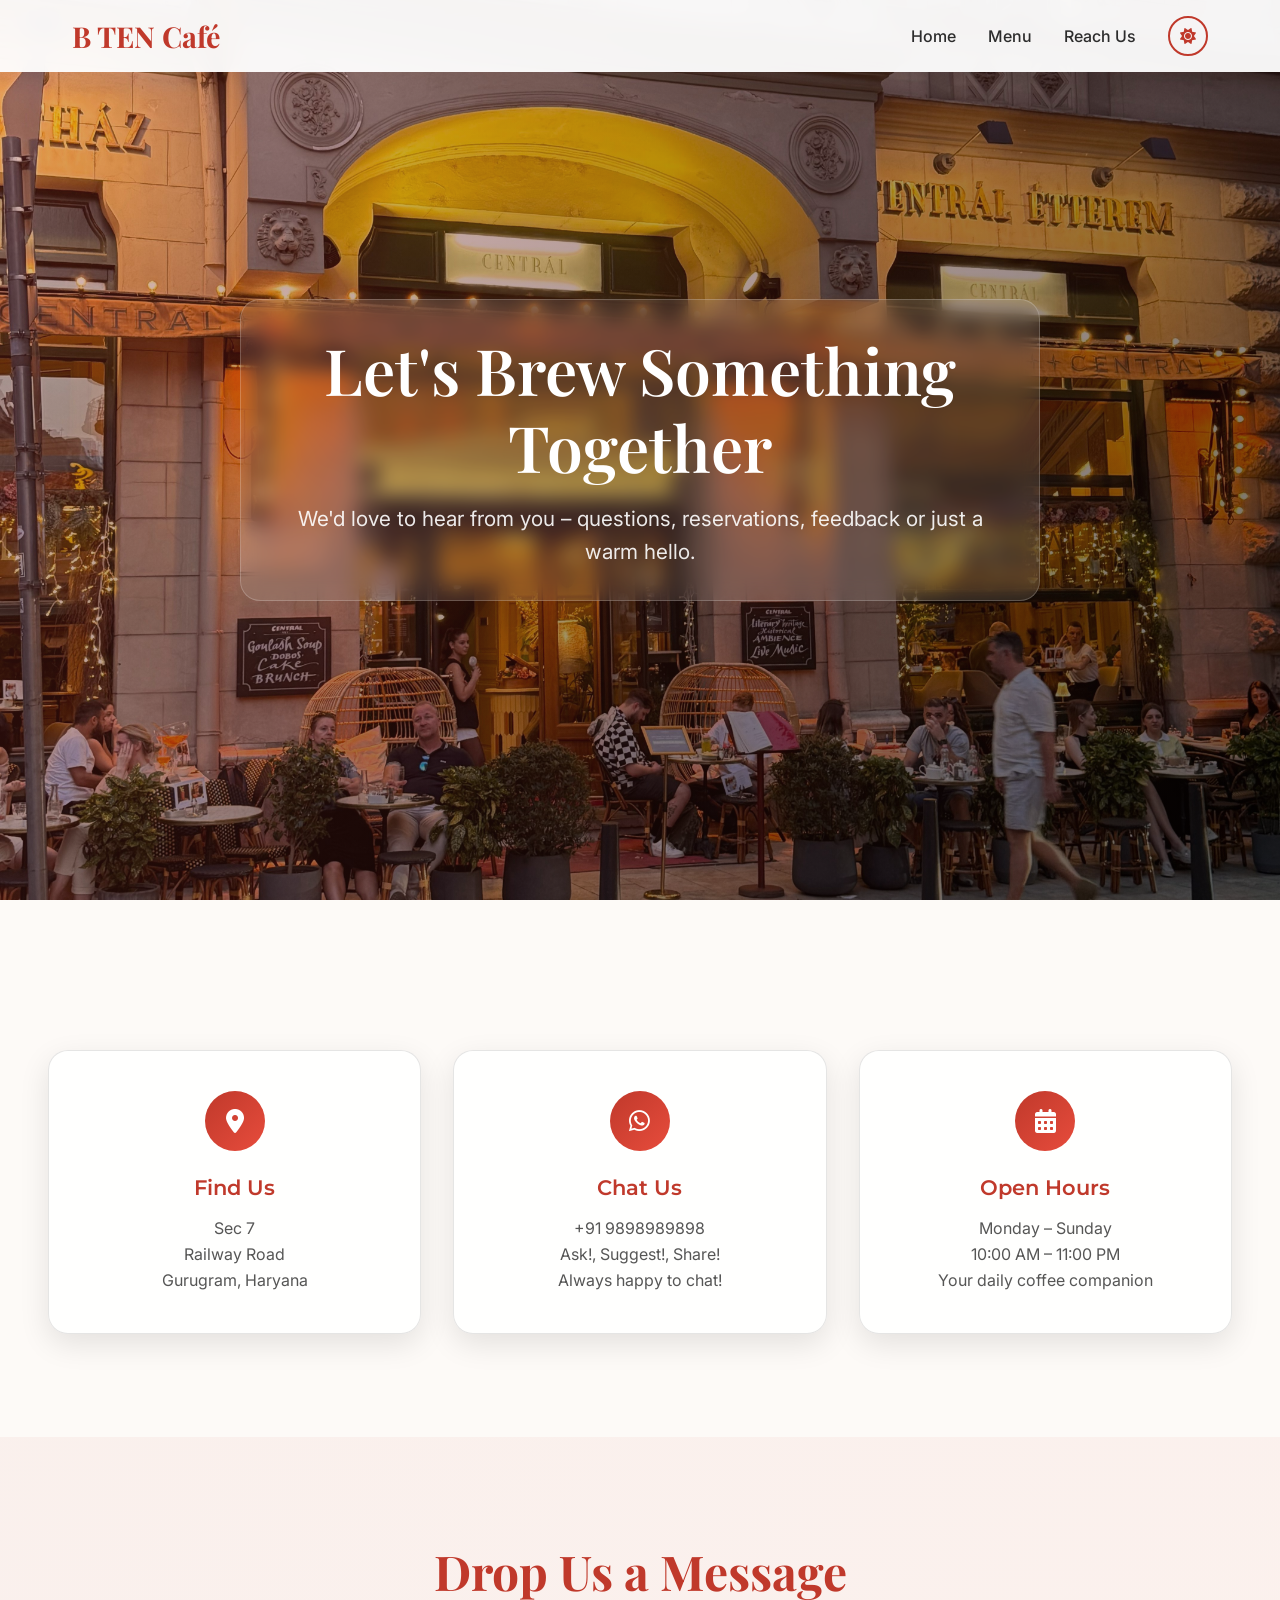
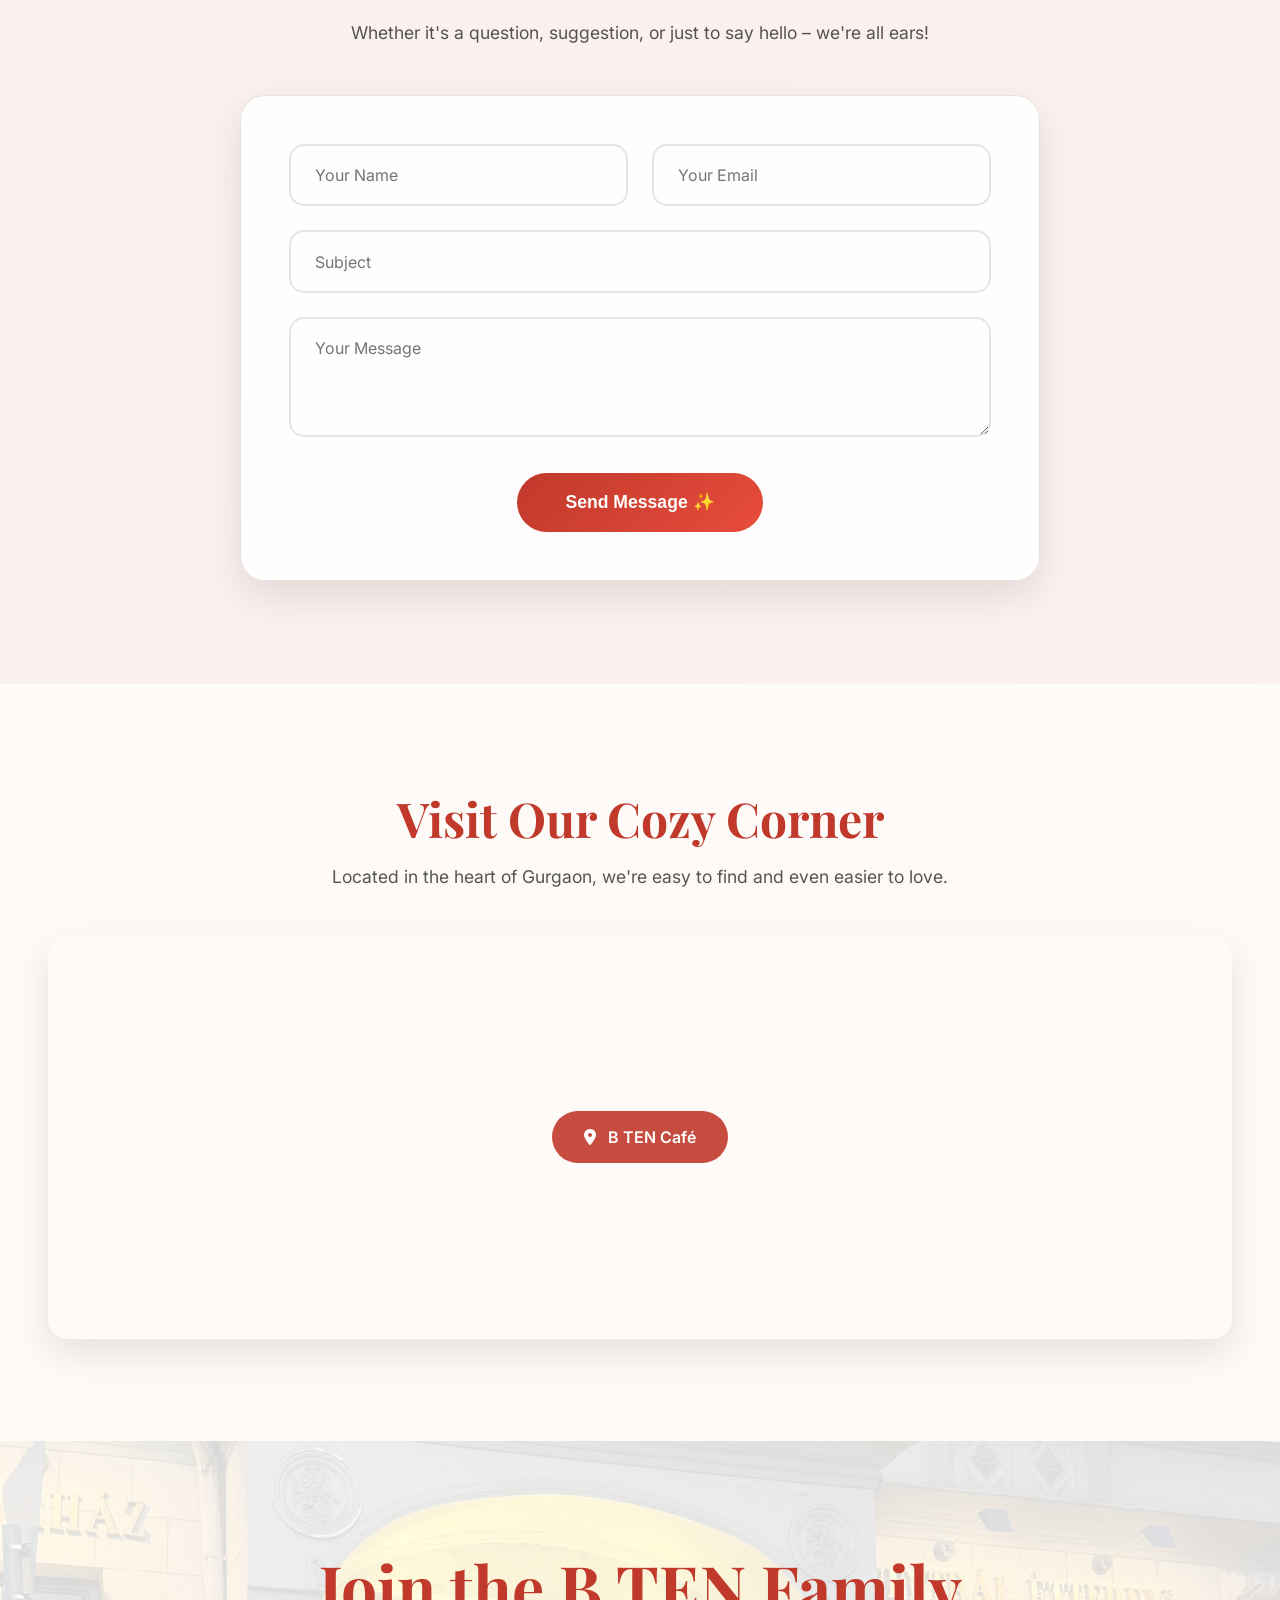
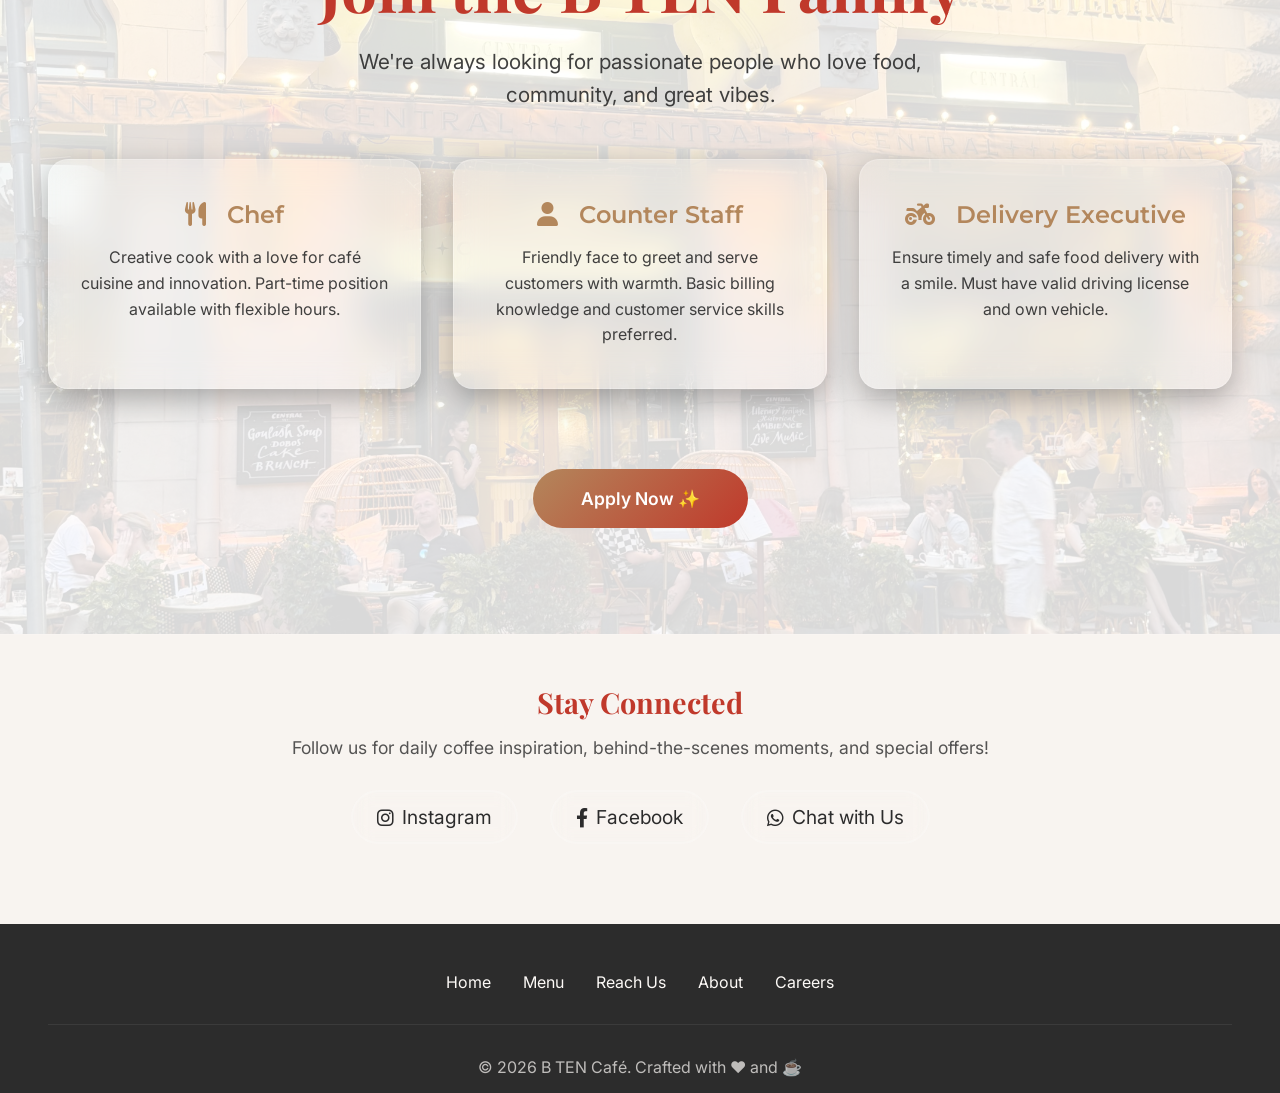
<file: reachus.html>
<!DOCTYPE html>
<html lang="en">
  <head>
    <meta charset="UTF-8" />
    <meta name="viewport" content="width=device-width, initial-scale=1.0" />
    <title>Reach Us - B TEN Café</title>
    <link
      href="https://fonts.googleapis.com/css2?family=Playfair+Display:wght@400;500;600;700&family=Inter:wght@300;400;500;600&family=Montserrat:wght@300;400;500;600;700&display=swap"
      rel="stylesheet"
    />
    <link
      href="https://cdnjs.cloudflare.com/ajax/libs/font-awesome/6.0.0/css/all.min.css"
      rel="stylesheet"
    />
    <link rel="stylesheet" href="./css/reachus.css">
  </head>
  <body>
    <!-- Header -->
    <header>
      <div class="header-container">
        <a href="#" class="logo">B TEN Café</a>
        <nav>
          <ul class="nav-links">
            <li><a href="index.html">Home</a></li>
            <li><a href="menu.html">Menu</a></li>
            <li><a href="reachus.html">Reach Us</a></li>
            <li>
              <button class="theme-toggle" onclick="toggleTheme()">
                <i class="fas fa-sun"></i>
              </button>
            </li>
          </ul>
        </nav>
      </div>
    </header>

    <main>
      <!-- Hero Section -->
      <section id="reach-hero">
        <div class="hero-bg"></div>
        <div class="hero-overlay"></div>
        <div class="hero-content">
          <h1>Let's Brew Something Together</h1>
          <p>
            We'd love to hear from you – questions, reservations, feedback or
            just a warm hello.
          </p>
        </div>
      </section>

      <!-- Contact Details -->
      <section id="contact-details">
        <div class="contact-grid">
          <div class="contact-card">
            <div class="contact-icon">
              <i class="fa-solid fa-location-dot"></i>
            </div>
            <h3>Find Us</h3>
            <p>Sec 7<br />Railway Road<br />Gurugram, Haryana</p>
          </div>
          <div class="contact-card">
            <div class="contact-icon">
              <i class="fa-brands fa-whatsapp"></i>
            </div>
            <h3>Chat Us</h3>
            <p>+91 9898989898<br /> Ask!, Suggest!, Share!<br />Always happy to chat!</p>
          </div>
          <div class="contact-card">
            <div class="contact-icon">
              <i class="fa-solid fa-calendar-days"></i>
            </div>
            <h3>Open Hours</h3>
            <p>
              Monday – Sunday<br />10:00 AM – 11:00 PM<br />Your daily coffee
              companion
            </p>
          </div>
        </div>
      </section>

      <!-- Contact Form -->
      <section id="contact-form">
        <div class="form-container">
          <h2>Drop Us a Message</h2>
          <p>
            Whether it's a question, suggestion, or just to say hello – we're
            all ears!
          </p>

          <form class="contact-form" id="contactForm">
            <div class="form-grid">
              <div class="form-row">
                <div class="form-group">
                  <input
                    type="text"
                    id="name"
                    name="name"
                    placeholder="Your Name"
                    required
                  />
                </div>
                <div class="form-group">
                  <input
                    type="email"
                    id="email"
                    name="email"
                    placeholder="Your Email"
                    required
                  />
                </div>
              </div>
              <div class="form-group">
                <input
                  type="text"
                  id="subject"
                  name="subject"
                  placeholder="Subject"
                  required
                />
              </div>
              <div class="form-group">
                <textarea
                  id="message"
                  name="message"
                  placeholder="Your Message"
                  required
                ></textarea>
              </div>
            </div>
            <button type="submit" class="submit-btn">Send Message ✨</button>
          </form>
        </div>
      </section>

      <!-- Map Location -->
      <section id="map-location">
        <h2
          style="
            font-family: 'Playfair Display', serif;
            font-size: clamp(2rem, 4vw, 3rem);
            color: var(--accent);
            margin-bottom: 1rem;
          "
        >
          Visit Our Cozy Corner
        </h2>
        <p style="font-size: 1.1rem; opacity: 0.8; margin-bottom: 2rem">
          Located in the heart of Gurgaon, we're easy to find and even easier to
          love.
        </p>
        <div class="map-container">
          <iframe
            src="https://www.google.com/maps/embed?pb=!1m18!1m12!1m3!1d3507.241492515054!2d77.01558617568665!3d28.47227309133982!2m3!1f0!2f0!3f0!3m2!1i1024!2i768!4f13.1!3m3!1m2!1s0x390d191fa873ee49%3A0xb9c0f8e637363fa1!2sB%20Ten%20Cafe%20sector%207!5e0!3m2!1sen!2sin!4v1750147167603!5m2!1sen!2sin"
            width="100%"
            height="400"
            style="border: 0; border-radius: 20px"
            allowfullscreen=""
            loading="lazy"
            referrerpolicy="no-referrer-when-downgrade"
          ></iframe>
          <div class="map-dark-overlay"></div>
          <a
            href="https://www.google.com/maps/place/B+Ten+Cafe+sector+7/@28.4722731,77.0155862,17z/data=!3m1!4b1!4m6!3m5!1s0x390d191fa873ee49:0xb9c0f8e637363fa1!8m2!3d28.4722684!4d77.0181611!16s%2Fg%2F11vwpb810b?entry=ttu&g_ep=EgoyMDI1MDYxMS4wIKXMDSoASAFQAw%3D%3D"
            target="_blank"
          >
            <div class="map-overlay">
              <i class="fa-solid fa-location-dot"></i> &nbsp; B TEN Café
            </div>
          </a>
        </div>
      </section>

      <!-- Careers Section -->
      <section id="career">
        <div class="career-wrapper">
          <h2>Join the B TEN Family</h2>
          <p class="section-subheading">
            We're always looking for passionate people who love food, community,
            and great vibes.
          </p>

          <div class="job-cards">
            <div class="job-card">
              <h3><i class="fas fa-utensils"></i> &nbsp; Chef</h3>
              <p>
                Creative cook with a love for café cuisine and innovation.
                Part-time position available with flexible hours.
              </p>
            </div>
            <div class="job-card">
              <h3><i class="fas fa-user"></i> &nbsp; Counter Staff</h3>
              <p>
                Friendly face to greet and serve customers with warmth. Basic
                billing knowledge and customer service skills preferred.
              </p>
            </div>
            <div class="job-card">
              <h3>
                <i class="fas fa-motorcycle"></i> &nbsp; Delivery Executive
              </h3>
              <p>
                Ensure timely and safe food delivery with a smile. Must have
                valid driving license and own vehicle.
              </p>
            </div>
          </div>

          <a
            href="mailto:careers.bten@gmail.com?subject=Job Application - B TEN Café&body=Hi! I'm interested in joining the B TEN family. Please find my details below:"
            class="resume-btn"
            >Apply Now ✨</a
          >
        </div>
      </section>

      <!-- Social Media Footer -->
      <section id="socials">
        <div class="social-wrapper">
          <h3>Stay Connected</h3>
          <p>
            Follow us for daily coffee inspiration, behind-the-scenes moments,
            and special offers!
          </p>

          <div class="social-icons">
            <a
              href="https://instagram.com/btencafe"
              target="_blank"
              aria-label="Follow us on Instagram"
            >
              <i class="fab fa-instagram"></i> Instagram
            </a>
            <a
              href="https://facebook.com/btencafe"
              target="_blank"
              aria-label="Like us on Facebook"
            >
              <i class="fab fa-facebook-f"></i> Facebook
            </a>
            <a
              href="https://wa.me/919898989898?text=Hi! I'd like to know more about B TEN Café"
              target="_blank"
              aria-label="Chat with us on WhatsApp"
            >
              <i class="fab fa-whatsapp"></i> Chat with Us
            </a>
          </div>
        </div>
      </section>
    </main>

    <footer>
      <div class="footer-content">
        <nav class="footer-nav">
          <a href="index.html">Home</a>
          <a href="menu.html">Menu</a>
          <a href="reachus.html">Reach Us</a>
          <a href="#about">About</a>
          <a href="#careers">Careers</a>
        </nav>
        <div class="footer-bottom">
          <p>&copy; 2026 B TEN Café. Crafted with ❤️ and ☕</p>
        </div>
      </div>
    </footer>

    <!-- Success Message -->
    <div class="success-message" id="successMessage">
      <h3>✨ Message Sent Successfully!</h3>
      <p>Thank you for reaching out. We'll get back to you soon!</p>
    </div>

    <script src="./js/reachus.js"></script>
  </body>
</html>
</file>
<file: css/reachus.css>
:root {
  --bg-light: #fdfaf7;
  --bg-dark: #111;
  --text-light: #2c2c2c;
  --text-dark: #e5e5e5;
  --accent: #c0392b;
  --accent-light: rgba(192, 57, 43, 0.2);
  --card-light: rgba(255, 255, 255, 0.85);
  --card-dark: rgba(0, 0, 0, 0.45);
  --border-light: rgba(0, 0, 0, 0.1);
  --border-dark: rgba(255, 255, 255, 0.1);
  --shadow-light: rgba(0, 0, 0, 0.1);
  --shadow-dark: rgba(0, 0, 0, 0.5);
}

* {
  margin: 0;
  padding: 0;
  box-sizing: border-box;
}

body {
  font-family: "Inter", sans-serif;
  background: var(--bg-light);
  color: var(--text-light);
  overflow-x: hidden;
  transition: all 0.4s ease;
}

body.dark {
  background: var(--bg-dark);
  color: var(--text-dark);
}

/* Header */
header {
  position: fixed;
  top: 0;
  width: 100%;
  background: rgba(255, 255, 255, 0.95);
  backdrop-filter: blur(10px);
  z-index: 1000;
  padding: 1rem 0;
  transition: all 0.3s ease;
}

body.dark header {
  background: rgba(15, 15, 15, 0.95);
}

.header-container {
  max-width: 1200px;
  margin: 0 auto;
  display: flex;
  justify-content: space-between;
  align-items: center;
  padding: 0 2rem;
}

.logo {
  font-family: "Playfair Display", serif;
  font-weight: 700;
  font-size: 1.8rem;
  color: #c0392b;
  text-decoration: none;
}

.nav-links {
  display: flex;
  list-style: none;
  gap: 2rem;
  align-items: center;
}

.nav-links a {
  text-decoration: none;
  color: inherit;
  font-weight: 500;
  transition: color 0.3s ease;
}

.nav-links a:hover {
  color: #c0392b;
}

.theme-toggle {
  background: none;
  border: 2px solid #c0392b;
  color: #c0392b;
  padding: 0.5rem;
  border-radius: 50%;
  cursor: pointer;
  font-size: 1rem;
  transition: all 0.3s ease;
  width: 40px;
  height: 40px;
  display: flex;
  align-items: center;
  justify-content: center;
}

.theme-toggle:hover {
  background: #c0392b;
  color: white;
  transform: rotate(180deg);
}

/* Hero Section */
#reach-hero {
  height: 100vh;
  background: linear-gradient(rgba(0, 0, 0, 0.4), rgba(0, 0, 0, 0.4)),
    url("../assests/reachUs-bg.jpg") center/cover no-repeat;
  display: flex;
  align-items: center;
  justify-content: center;
  text-align: center;
  color: white;
  position: relative;
  overflow: hidden;
}

.hero-bg {
  position: absolute;
  top: 0;
  left: 0;
  width: 100%;
  height: 100%;
  background: url("../assests/reachUs-bg.jpg") center/cover;
  animation: slowZoom 20s ease-in-out infinite alternate;
}

@keyframes slowZoom {
  0% {
    transform: scale(1) rotate(0deg);
  }
  100% {
    transform: scale(1.05) rotate(0.5deg);
  }
}

.hero-overlay {
  position: absolute;
  top: 0;
  left: 0;
  width: 100%;
  height: 100%;
  background: linear-gradient(
    135deg,
    rgba(192, 57, 43, 0.3),
    rgba(0, 0, 0, 0.6)
  );
}

.hero-content {
  position: relative;
  z-index: 2;
  max-width: 800px;
  padding: 2rem;
  backdrop-filter: blur(10px);
  background: rgba(255, 255, 255, 0.1);
  border-radius: 20px;
  border: 1px solid rgba(255, 255, 255, 0.2);
  opacity: 0;
  transform: translateY(50px);
  animation: fadeInUp 1s ease 0.5s forwards;
}

@keyframes fadeInUp {
  to {
    opacity: 1;
    transform: translateY(0);
  }
}

.hero-content h1 {
  font-family: "Playfair Display", serif;
  font-size: clamp(2.5rem, 5vw, 4rem);
  font-weight: 600;
  margin-bottom: 1rem;
  line-height: 1.2;
}

.hero-content p {
  font-size: clamp(1.1rem, 2vw, 1.3rem);
  opacity: 0.9;
  line-height: 1.6;
}

/* Contact Details Section */
#contact-details {
  padding: clamp(4rem, 8vw, 8rem) clamp(1rem, 4vw, 3rem);
  max-width: 1400px;
  margin: 0 auto;
}

.contact-grid {
  display: grid;
  grid-template-columns: repeat(auto-fit, minmax(300px, 1fr));
  gap: 2rem;
  margin-top: 3rem;
}

.contact-card {
  background: var(--card-light);
  padding: 2.5rem 2rem;
  border-radius: 20px;
  box-shadow: 0 10px 30px var(--shadow-light);
  text-align: center;
  transition: all 0.4s cubic-bezier(0.25, 0.46, 0.45, 0.94);
  border: 1px solid var(--border-light);
  opacity: 0.3;
  transform: translateY(30px);
}

body.dark .contact-card {
  background: var(--card-dark);
  border: 1px solid var(--border-dark);
  box-shadow: 0 10px 30px var(--shadow-dark);
}

.contact-card:hover {
  transform: translateY(-10px) scale(1.02);
  box-shadow: 0 20px 50px var(--shadow-light);
}

body.dark .contact-card:hover {
  box-shadow: 0 20px 50px var(--shadow-dark);
}

.contact-icon {
  width: 60px;
  height: 60px;
  background: linear-gradient(135deg, var(--accent), #e74c3c);
  border-radius: 50%;
  display: flex;
  align-items: center;
  justify-content: center;
  margin: 0 auto 1.5rem;
  font-size: 1.5rem;
  color: white;
  transition: transform 0.3s ease;
}

.contact-card:hover .contact-icon {
  transform: rotate(10deg) scale(1.1);
}

.contact-card h3 {
  font-family: "Montserrat", sans-serif;
  font-size: 1.3rem;
  font-weight: 600;
  margin-bottom: 1rem;
  color: var(--accent);
}

.contact-card p {
  line-height: 1.6;
  opacity: 0.8;
}

/* Contact Form Section */
#contact-form {
  padding: clamp(4rem, 8vw, 8rem) clamp(1rem, 4vw, 3rem);
  background: linear-gradient(
    135deg,
    rgba(192, 57, 43, 0.05),
    rgba(231, 76, 60, 0.05)
  );
}

body.dark #contact-form {
  background: linear-gradient(
    135deg,
    rgba(192, 57, 43, 0.1),
    rgba(231, 76, 60, 0.1)
  );
}

.form-container {
  max-width: 800px;
  margin: 0 auto;
  text-align: center;
}

.form-container h2 {
  font-family: "Playfair Display", serif;
  font-size: clamp(2rem, 4vw, 3rem);
  margin-bottom: 1rem;
  color: var(--accent);
}

.form-container > p {
  font-size: 1.1rem;
  opacity: 0.8;
  margin-bottom: 3rem;
  line-height: 1.6;
}

.contact-form {
  background: var(--card-light);
  backdrop-filter: blur(20px);
  padding: 3rem;
  border-radius: 25px;
  box-shadow: 0 15px 40px var(--shadow-light);
  border: 1px solid var(--border-light);
  opacity: 0;
  transform: translateX(-50px);
}

body.dark .contact-form {
  background: var(--card-dark);
  border: 1px solid var(--border-dark);
  box-shadow: 0 15px 40px var(--shadow-dark);
}

.form-grid {
  display: grid;
  gap: 1.5rem;
  margin-bottom: 2rem;
}

.form-row {
  display: grid;
  grid-template-columns: 1fr 1fr;
  gap: 1.5rem;
}

.form-group {
  position: relative;
}

.form-group input,
.form-group textarea {
  width: 100%;
  padding: 1.2rem 1.5rem;
  border: 2px solid var(--border-light);
  border-radius: 15px;
  background: transparent;
  color: inherit;
  font-size: 1rem;
  transition: all 0.3s ease;
  font-family: inherit;
}

body.dark .form-group input,
body.dark .form-group textarea {
  border-color: var(--border-dark);
}

.form-group input:focus,
.form-group textarea:focus {
  outline: none;
  border-color: var(--accent);
  box-shadow: 0 0 0 4px var(--accent-light);
  transform: translateY(-2px);
}

.form-group textarea {
  resize: vertical;
  min-height: 120px;
}

.submit-btn {
  background: linear-gradient(135deg, var(--accent), #e74c3c);
  color: white;
  border: none;
  padding: 1.2rem 3rem;
  border-radius: 50px;
  font-size: 1.1rem;
  font-weight: 600;
  cursor: pointer;
  transition: all 0.3s ease;
  position: relative;
  overflow: hidden;
}

.submit-btn::before {
  content: "";
  position: absolute;
  top: 0;
  left: -100%;
  width: 100%;
  height: 100%;
  background: linear-gradient(
    90deg,
    transparent,
    rgba(255, 255, 255, 0.3),
    transparent
  );
  transition: left 0.5s ease;
}

.submit-btn:hover::before {
  left: 100%;
}

.submit-btn:hover {
  transform: translateY(-3px);
  box-shadow: 0 10px 25px rgba(192, 57, 43, 0.4);
}

/* Map Section */
#map-location {
  padding: clamp(4rem, 8vw, 8rem) clamp(1rem, 4vw, 3rem);
  max-width: 1400px;
  margin: 0 auto;
  text-align: center;
}
/* Careers Section */
#career {
  background: linear-gradient(
      rgba(255, 255, 255, 0.85),
      rgba(255, 255, 255, 0.85)
    ),
    url("../assests/reachUs-bg.jpg") center/cover no-repeat;
  color: var(--text-light);
  padding: clamp(4rem, 8vw, 8rem) clamp(1rem, 4vw, 3rem);
  position: relative;
  overflow: hidden;
}
body.dark #career {
  background: linear-gradient(rgba(15, 15, 15, 0.92), rgba(15, 15, 15, 0.92)),
    url("../assests/reachUs-bg.jpg") center/cover no-repeat;
  color: var(--text-dark);
}
.career-wrapper {
  max-width: 1200px;
  margin: 0 auto;
  text-align: center;
  position: relative;
  z-index: 2;
}

.career-wrapper h2 {
  font-family: "Playfair Display", serif;
  font-size: clamp(2.5rem, 5vw, 4rem);
  margin-bottom: 1rem;
  color: var(--accent);
}

.career-wrapper .section-subheading {
  font-size: clamp(1.1rem, 2vw, 1.3rem);
  opacity: 0.9;
  margin-bottom: 3rem;
  line-height: 1.6;
  max-width: 600px;
  margin-left: auto;
  margin-right: auto;
}

.job-cards {
  display: grid;
  grid-template-columns: repeat(auto-fit, minmax(300px, 1fr));
  gap: 2rem;
  margin: 3rem 0;
}

.job-card {
  background: rgba(255, 255, 255, 0.1);
  backdrop-filter: blur(15px);
  padding: 2.5rem 2rem;
  border-radius: 20px;
  border: 1px solid rgba(255, 255, 255, 0.2);
  box-shadow: 0 10px 30px rgba(0, 0, 0, 0.3);
  transition: all 0.4s cubic-bezier(0.25, 0.46, 0.45, 0.94);
  opacity: 0;
  transform: translateY(30px);
}
body.dark .job-card {
  background: rgba(30, 30, 30, 0.7);
  border: 1px solid rgba(255, 255, 255, 0.08);
}

.job-card:hover {
  transform: translateY(-10px) scale(1.02);
  box-shadow: 0 20px 50px rgba(0, 0, 0, 0.4);
  background: rgba(255, 255, 255, 0.15);
}
body.dark .job-card:hover {
  background: rgba(40, 40, 40, 0.9);
}

.job-card h3 {
  font-family: "Montserrat", sans-serif;
  font-size: 1.5rem;
  font-weight: 600;
  margin-bottom: 1rem;
  color: #b3875c;
  gap: 0.7rem;
}

.job-card p {
  line-height: 1.6;
  opacity: 0.9;
  font-size: 1rem;
}

.resume-btn {
  display: inline-block;
  background: linear-gradient(135deg, #b3875c, #c0392b);
  color: white;
  padding: 1.2rem 3rem;
  border-radius: 50px;
  text-decoration: none;
  font-size: 1.1rem;
  font-weight: 600;
  transition: all 0.3s ease;
  position: relative;
  overflow: hidden;
  margin-top: 2rem;
}

.resume-btn::before {
  content: "";
  position: absolute;
  top: 0;
  left: -100%;
  width: 100%;
  height: 100%;
  background: linear-gradient(90deg, transparent, #ffffff4d, transparent);
  transition: left 0.5s ease;
}

.resume-btn:hover::before {
  left: 100%;
}

.resume-btn:hover {
  transform: translateY(-3px);
  box-shadow: 0 10px 25px rgba(210, 166, 121, 0.4);
}

/* Social Media Footer */
#socials {
  background: #0a0a0a;
  color: #eee;
  padding: 3rem clamp(1rem, 4vw, 3rem);
  text-align: center;
  border-top: 1px solid rgba(255, 255, 255, 0.1);
}
body.dark #socials {
  background: #000;
  color: #eee;
}
body:not(.dark) #socials {
  background: #f8f4f0;
  color: #2c2c2c;
}
.social-wrapper {
  max-width: 1200px;
  margin: 0 auto;
}

.social-wrapper h3 {
  font-family: "Playfair Display", serif;
  font-size: 1.8rem;
  margin-bottom: 1rem;
  color: #c0392b;
}

.social-wrapper p {
  opacity: 0.8;
  margin-bottom: 2rem;
  font-size: 1.1rem;
}

.social-icons {
  display: flex;
  justify-content: center;
  align-items: center;
  gap: 2rem;
  flex-wrap: wrap;
  margin-bottom: 2rem;
}

.social-icons a {
  display: flex;
  align-items: center;
  gap: 0.5rem;
  font-size: 1.2rem;
  color: inherit;
  text-decoration: none;
  padding: 0.8rem 1.5rem;
  border: 2px solid rgba(255, 255, 255, 0.2);
  border-radius: 50px;
  transition: all 0.3s ease;
  background: rgba(255, 255, 255, 0.05);
  backdrop-filter: blur(10px);
}

.social-icons a:hover {
  transform: translateY(-3px) scale(1.05);
  color: #d2a679;
  border-color: #d2a679;
  box-shadow: 0 10px 25px rgba(210, 166, 121, 0.3);
}
.map-container {
  margin-top: 3rem;
  border-radius: 20px;
  overflow: hidden;
  box-shadow: 0 15px 40px var(--shadow-light);
  position: relative;
}

body.dark .map-container {
  box-shadow: 0 15px 40px var(--shadow-dark);
}

.map-container iframe {
  width: 100%;
  height: 400px;
  border: 0;
  border-radius: 20px;
  transition: transform 0.3s ease;
}

.map-container:hover iframe {
  transform: scale(1.02);
}

.map-overlay {
  position: absolute;
  top: 50%;
  left: 50%;
  transform: translate(-50%, -50%);
  background: rgba(192, 57, 43, 0.9);
  color: white;
  padding: 1rem 2rem;
  border-radius: 50px;
  font-weight: 600;
  backdrop-filter: blur(10px);
}

.map-dark-overlay {
  position: absolute;
  top: 0;
  left: 0;
  width: 100%;
  height: 100%;
  background: rgba(20, 20, 20, 0.55);
  pointer-events: none;
  opacity: 0;
  transition: opacity 0.3s;
  border-radius: 20px;
}
body.dark .map-dark-overlay {
  opacity: 1;
}

/* Footer */
footer {
  background: var(--text-light);
  color: var(--bg-light);
  padding: 3rem clamp(1rem, 4vw, 3rem) 1rem;
  text-align: center;
}

body.dark footer {
  background: #0a0a0a;
  color: var(--text-dark);
}

.footer-content {
  max-width: 1400px;
  margin: 0 auto;
}

.footer-nav {
  display: flex;
  justify-content: center;
  gap: 2rem;
  margin-bottom: 2rem;
  flex-wrap: wrap;
}

.footer-nav a {
  color: inherit;
  text-decoration: none;
  transition: color 0.3s ease;
}

.footer-nav a:hover {
  color: var(--accent);
}

.footer-bottom {
  padding-top: 2rem;
  border-top: 1px solid rgba(255, 255, 255, 0.1);
  opacity: 0.7;
}

/* Responsive Design */
@media (max-width: 768px) {
  .nav-links {
    gap: 1rem;
  }

  .nav-links a {
    font-size: 0.9rem;
  }

  .form-row {
    grid-template-columns: 1fr;
  }

  .hero-content {
    margin: 1rem;
    padding: 1.5rem;
  }

  .contact-form {
    padding: 2rem 1.5rem;
  }
}

/* Scroll Animations */
.fade-in {
  opacity: 1 !important;
  transform: translateY(0) !important;
}

.slide-in-left {
  transform: translateX(0) !important;
  opacity: 1 !important;
}

/* Success Message */
.success-message {
  position: fixed;
  top: 50%;
  left: 50%;
  transform: translate(-50%, -50%);
  background: var(--accent);
  color: white;
  padding: 2rem 3rem;
  border-radius: 15px;
  box-shadow: 0 20px 50px rgba(0, 0, 0, 0.3);
  z-index: 10000;
  opacity: 0;
  visibility: hidden;
  transition: all 0.3s ease;
}

.success-message.show {
  opacity: 1;
  visibility: visible;
}

/* Reduce motion for accessibility */
@media (prefers-reduced-motion: reduce) {
  * {
    animation-duration: 0.01ms !important;
    animation-iteration-count: 1 !important;
    transition-duration: 0.01ms !important;
  }
}
</file>
